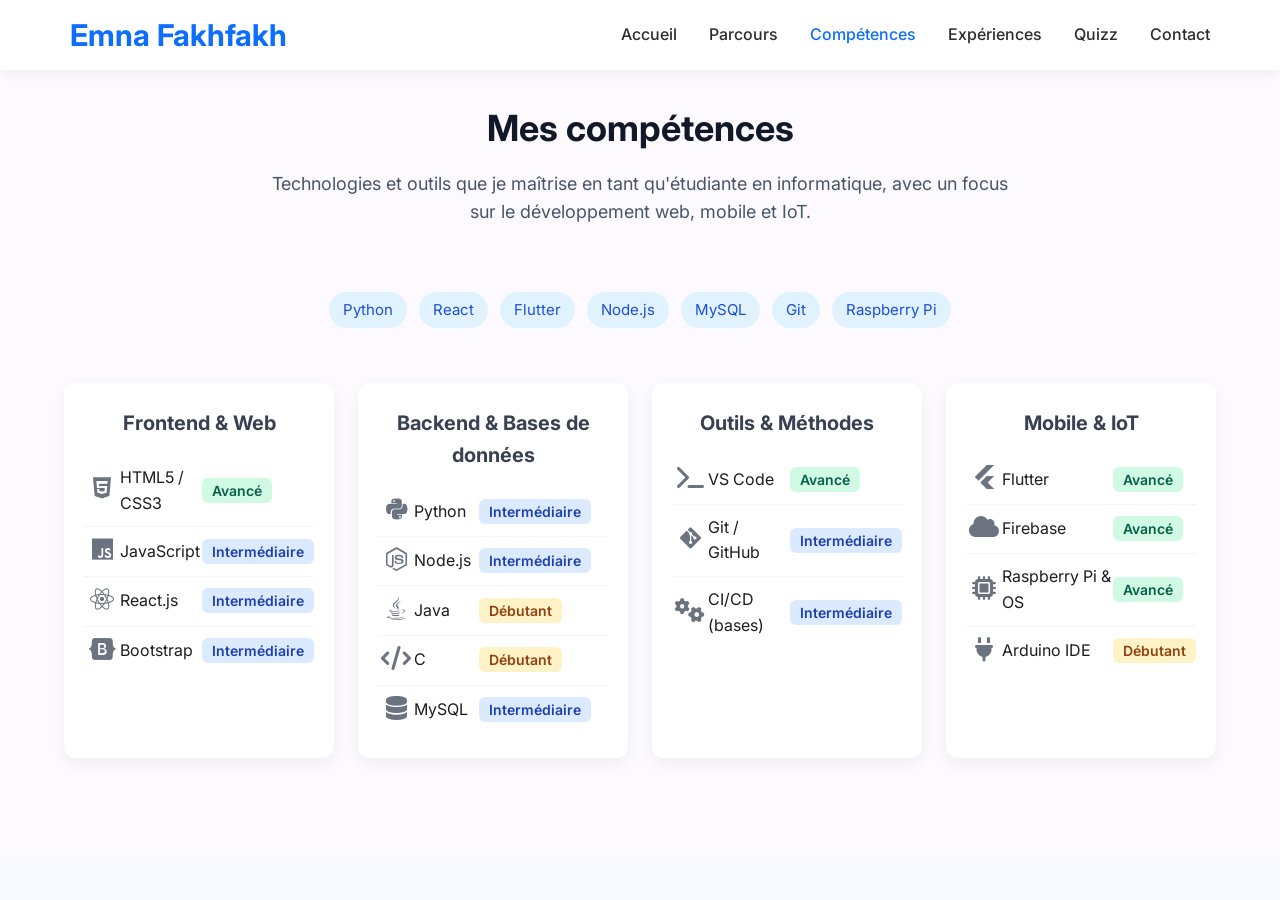
<file: projet/pages/competences.html>
<!DOCTYPE html>
<html lang="fr">
<head>
    <meta charset="UTF-8" />
    <meta name="viewport" content="width=device-width, initial-scale=1.0"/>
    <title>Emna - Compétences</title>
    <link rel="stylesheet" href="../style.css">
    <link href="https://fonts.googleapis.com/css2?family=Inter:wght@300;400;500;600;700&display=swap" rel="stylesheet">
    <link rel="stylesheet" href="https://cdnjs.cloudflare.com/ajax/libs/font-awesome/6.5.0/css/all.min.css">
</head>
<body>

    <header class="header">
        <nav class="navbar">
            <div class="logo">Emna Fakhfakh</div>
            <ul class="nav-links">
                <li><a href="../index.html">Accueil</a></li>
                <li><a href="parcours.html">Parcours</a></li>
                <li><a href="competences.html" class="active">Compétences</a></li>
                <li><a href="experiences.html">Expériences</a></li>
                <li><a href="quizz.html">Quizz</a></li>
                <li><a href="contact.html">Contact</a></li>
            </ul>
            
        </nav>
    </header>

    <main>
        <section class="skills-section">
            <div class="container">
                <h1>Mes compétences</h1>

                <p class="intro-text">
                    Technologies et outils que je maîtrise en tant qu'étudiante en informatique, 
                    avec un focus sur le développement web, mobile et IoT.
                </p>

                <div class="skills-cloud">
                    <span class="tag">Python</span>
                    <span class="tag">React</span>
                    <span class="tag">Flutter</span>
                    <span class="tag">Node.js</span>
                    <span class="tag">MySQL</span>
                    <span class="tag">Git</span>
                    <span class="tag">Raspberry Pi</span>
                </div>

                <div class="skills-grid">

                    <div class="skill-card">
                        <h3>Frontend & Web</h3>
                        <table class="skills-table">
                            <tbody>
                                <tr>
                                    <td><i class="fab fa-html5"></i></td>
                                    <td>HTML5 / CSS3</td>
                                    <td><span class="level advanced">Avancé</span></td>
                                </tr>
                                <tr>
                                    <td><i class="fab fa-js"></i></td>
                                    <td>JavaScript</td>
                                    <td><span class="level intermediate">Intermédiaire</span></td>
                                </tr>
                                <tr>
                                    <td><i class="fab fa-react"></i></td>
                                    <td>React.js</td>
                                    <td><span class="level intermediate">Intermédiaire</span></td>
                                </tr>
                                <tr>
                                    <td><i class="fab fa-bootstrap"></i></td>
                                    <td>Bootstrap</td>
                                    <td><span class="level intermediate">Intermédiaire</span></td>
                                </tr>
                            </tbody>
                        </table>
                    </div>

                    <div class="skill-card">
                        <h3>Backend & Bases de données</h3>
                        <table class="skills-table">
                            <tbody>
                                <tr>
                                    <td><i class="fab fa-python"></i></td>
                                    <td>Python</td>
                                    <td><span class="level intermediate">Intermédiaire</span></td>
                                </tr>
                                <tr>
                                    <td><i class="fab fa-node-js"></i></td>
                                    <td>Node.js</td>
                                    <td><span class="level intermediate">Intermédiaire</span></td>
                                </tr>
                                <tr>
                                    <td><i class="fab fa-java"></i></td>
                                    <td>Java</td>
                                    <td><span class="level beginner">Débutant</span></td>
                                </tr>
                                <tr>
                                    <td><i class="fas fa-code"></i></td>
                                    <td>C</td>
                                    <td><span class="level beginner">Débutant</span></td>
                                </tr>
                                <tr>
                                    <td><i class="fas fa-database"></i></td>
                                    <td>MySQL</td>
                                    <td><span class="level intermediate">Intermédiaire</span></td>
                                </tr>
                            </tbody>
                        </table>
                    </div>

                    <div class="skill-card">
                        <h3>Outils & Méthodes</h3>
                        <table class="skills-table">
                            <tbody>
                                <tr>
                                    <td><i class="fas fa-terminal"></i></td>
                                    <td>VS Code</td>
                                    <td><span class="level advanced">Avancé</span></td>
                                </tr>
                                <tr>
                                    <td><i class="fab fa-git-alt"></i></td>
                                    <td>Git / GitHub</td>
                                    <td><span class="level intermediate">Intermédiaire</span></td>
                                </tr>
                                <tr>
                                    <td><i class="fas fa-cogs"></i></td>
                                    <td>CI/CD (bases)</td>
                                    <td><span class="level intermediate">Intermédiaire</span></td>
                                </tr>
                            </tbody>
                        </table>
                    </div>

                    <div class="skill-card">
                        <h3>Mobile & IoT</h3>
                        <table class="skills-table">
                            <tbody>
                                <tr>
                                    <td><i class="fab fa-flutter"></i></td>
                                    <td>Flutter</td>
                                    <td><span class="level advanced">Avancé</span></td>
                                </tr>
                                <tr>
                                    <td><i class="fas fa-cloud"></i></td>
                                    <td>Firebase</td>
                                    <td><span class="level advanced">Avancé</span></td>
                                </tr>
                                <tr>
                                    <td><i class="fas fa-microchip"></i></td>
                                    <td>Raspberry Pi & OS</td>
                                    <td><span class="level advanced">Avancé</span></td>
                                </tr>
                                <tr>
                                    <td><i class="fas fa-plug"></i></td>
                                    <td>Arduino IDE</td>
                                    <td><span class="level beginner">Débutant</span></td>
                                </tr>
                            </tbody>
                        </table>
                    </div>

                </div>
            </div>
        </section>
    </main>


</body>
</html>
</file>
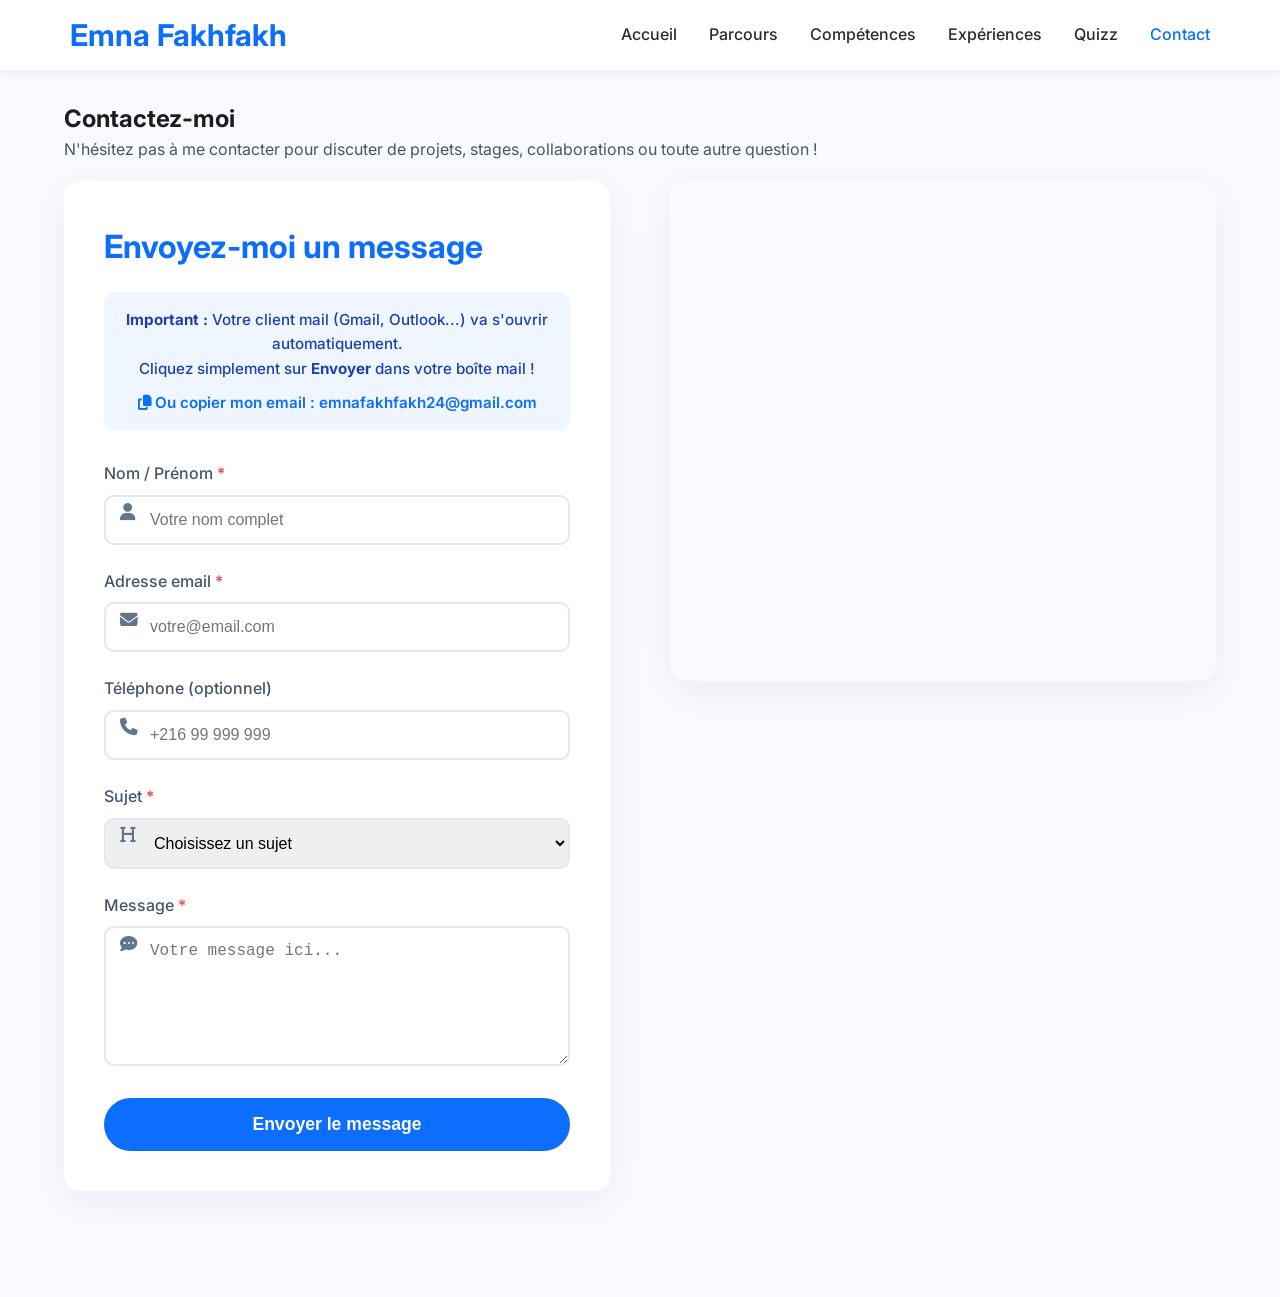
<file: projet/pages/contact.html>
<!DOCTYPE html>
<html lang="fr">
<head>
  <meta charset="UTF-8" />
  <meta name="viewport" content="width=device-width, initial-scale=1.0"/>
  <title>Emna - Contact</title>
  <link rel="stylesheet" href="../style.css">
  <link href="https://fonts.googleapis.com/css2?family=Inter:wght@300;400;500;600;700&display=swap" rel="stylesheet">
  <link rel="stylesheet" href="https://cdnjs.cloudflare.com/ajax/libs/font-awesome/6.5.0/css/all.min.css">
</head>
<body>

  <header class="header">
    <nav class="navbar">
      <div class="logo">Emna Fakhfakh</div>
      <ul class="nav-links">
        <li><a href="../index.html">Accueil</a></li>
        <li><a href="parcours.html">Parcours</a></li>
        <li><a href="competences.html">Compétences</a></li>
        <li><a href="experiences.html">Expériences</a></li>
        <li><a href="quizz.html">Quizz</a></li>
        <li><a href="contact.html" class="active">Contact</a></li>
      </ul>
    </nav>
  </header>

  <main>
    <section class="contact-section">
      <div class="container">
        <h1>Contactez-moi</h1>
        <p class="intro">N'hésitez pas à me contacter pour discuter de projets, stages, collaborations ou toute autre question !</p>

        <div class="contact-container">
          <div class="contact-form">
            <h2>Envoyez-moi un message</h2>

            <div class="form-info">
              <strong>Important :</strong> Votre client mail (Gmail, Outlook...) va s'ouvrir automatiquement.<br>
              Cliquez simplement sur <strong>Envoyer</strong> dans votre boîte mail !<br>
              <span style="margin-top:10px; display:inline-block;" class="copy-email" onclick="copyEmail()">
                <i class="fas fa-copy"></i> Ou copier mon email : emnafakhfakh24@gmail.com
              </span>
            </div>

            <form id="contact-form" action="mailto:emnafakhfakh24@gmail.com" method="post">

              <div class="form-group">
                <label for="name">Nom / Prénom <span style="color:#ef4444;">*</span></label>
                <i class="fas fa-user"></i>
                <input type="text" id="name" name="name" required placeholder="Votre nom complet">
              </div>

              <div class="form-group">
                <label for="email">Adresse email <span style="color:#ef4444;">*</span></label>
                <i class="fas fa-envelope"></i>
                <input type="email" id="email" name="email" required placeholder="votre@email.com">
              </div>

              <div class="form-group">
                <label for="phone">Téléphone (optionnel)</label>
                <i class="fas fa-phone"></i>
                <input type="tel" id="phone" name="phone" placeholder="+216 99 999 999">
              </div>

              <div class="form-group">
                <label for="subject">Sujet <span style="color:#ef4444;">*</span></label>
                <i class="fas fa-heading"></i>
                <select id="subject" name="subject" required>
                  <option value="">Choisissez un sujet</option>
                  <option value="Collaboration">Collaboration</option>
                  <option value="Stage">Stage</option>
                  <option value="Projet">Projet</option>
                  <option value="Autre">Autre</option>
                </select>
              </div>

              <div class="form-group">
                <label for="message">Message <span style="color:#ef4444;">*</span></label>
                <i class="fas fa-comment-dots" style="top: 42px;"></i>
                <textarea id="message" name="message" rows="6" required placeholder="Votre message ici..."></textarea>
              </div>

              <button type="submit" id="submit-btn" class="submit-btn">
                <span class="btn-text">Envoyer le message</span>
                <span class="spinner" style="display:none;"></span>
              </button>
            </form>

            <div class="success-message" id="success-message">
              Merci ! Ton message a bien été envoyé, je te répondrai rapidement.
            </div>
          </div>

          <div class="map-container">
            <iframe src="https://www.google.com/maps/embed?pb=!1m18!1m12!1m3!1d506.2063757754507!2d10.733667687966154!3d34.76256391725343!2m3!1f0!2f0!3f0!3m2!1i1024!2i768!4f13.1!3m3!1m2!1s0x13002cda1486c695%3A0x22dfe0a62c50ce6f!2sSfax!5e0!3m2!1sfr!2stn!4v1768859406627!5m2!1sfr!2stn" width="600" height="450" style="border:0;" allowfullscreen="" loading="lazy" referrerpolicy="no-referrer-when-downgrade"></iframe>
          </div>
        </div>
      </div>
    </section>
  </main>

  <script>
    const form = document.getElementById('contact-form');
    const submitBtn = document.getElementById('submit-btn');
    const btnText = document.querySelector('.btn-text');
    const spinner = document.querySelector('.spinner');
    const successMessage = document.getElementById('success-message');

    form.addEventListener('submit', function(e) {
      

      btnText.style.display = 'none';
      spinner.style.display = 'inline-block';
      submitBtn.disabled = true;

      setTimeout(() => {
        form.reset();

        btnText.style.display = 'inline';
        spinner.style.display = 'none';
        submitBtn.disabled = false;

        successMessage.style.display = 'block';
        setTimeout(() => successMessage.style.display = 'none', 5000);

      }, 1500);
    });

    function copyEmail() {
      navigator.clipboard.writeText('emnafakhfakh24@gmail.com');
      alert('Email copié dans le presse-papiers !');
    }
  </script>
</body>
</html>
</file>
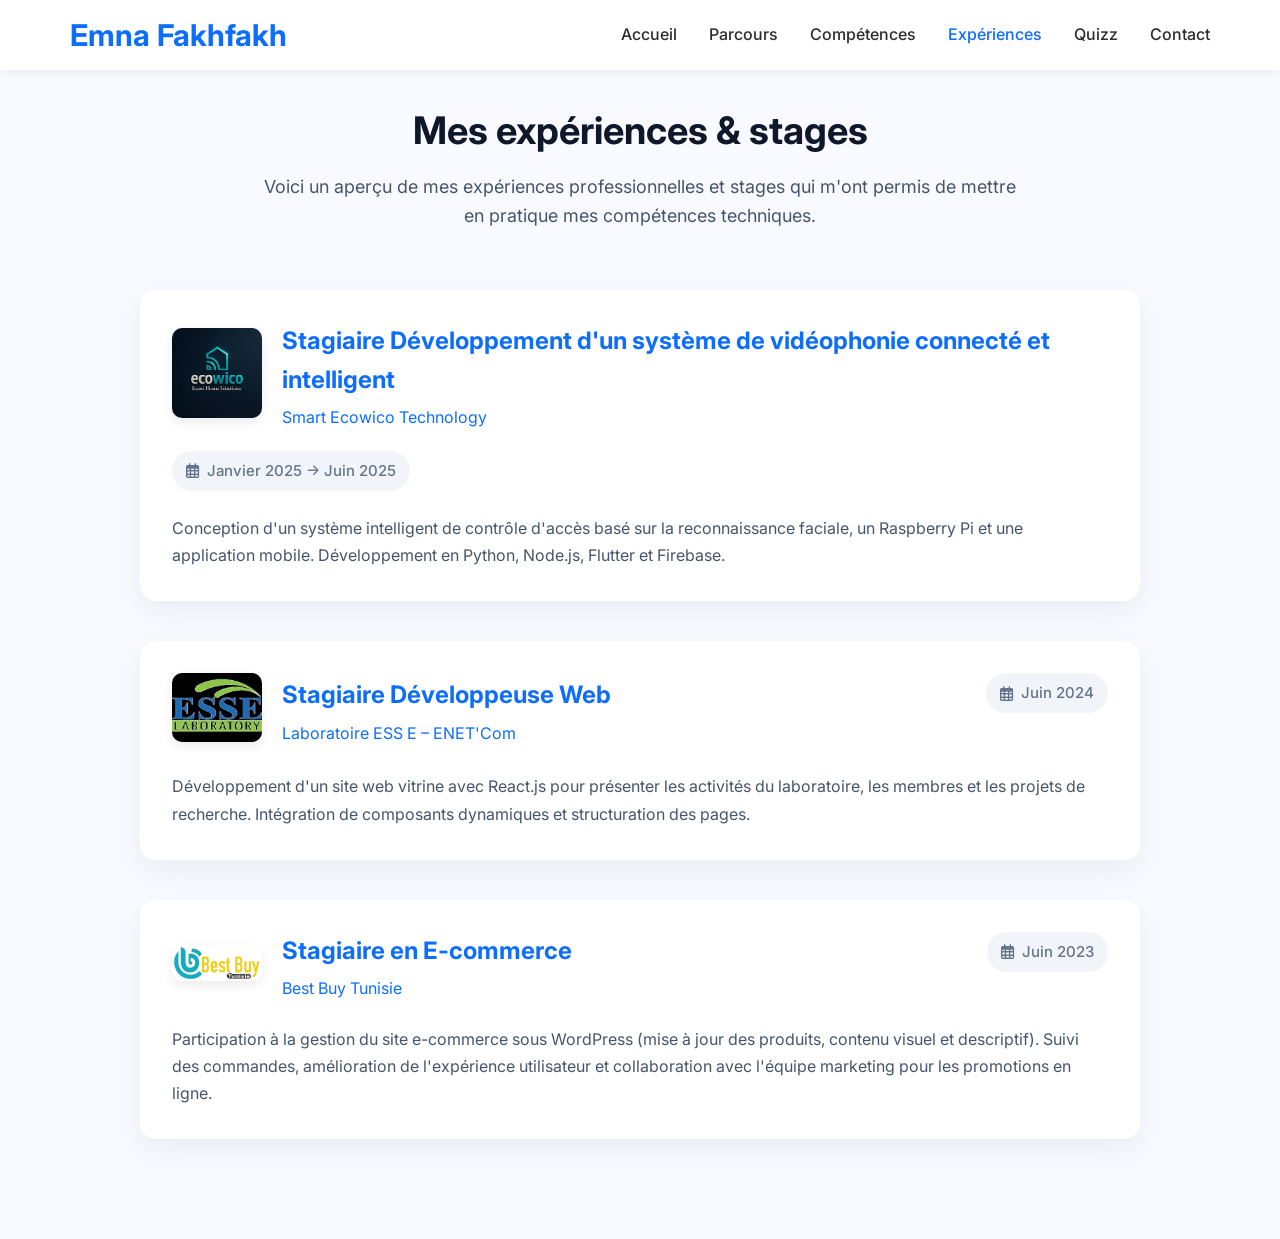
<file: projet/pages/experiences.html>
<!DOCTYPE html>
<html lang="fr">
<head>
    <meta charset="UTF-8" />
    <meta name="viewport" content="width=device-width, initial-scale=1.0"/>
    <title>Emna - Expériences & Stages</title>
    <link rel="stylesheet" href="../style.css">
    <link href="https://fonts.googleapis.com/css2?family=Inter:wght@300;400;500;600;700&display=swap" rel="stylesheet">
    <link rel="stylesheet" href="https://cdnjs.cloudflare.com/ajax/libs/font-awesome/6.5.0/css/all.min.css">
</head>
<body>

    <header class="header">
        <nav class="navbar">
            <div class="logo">Emna Fakhfakh</div>
            <ul class="nav-links">
                <li><a href="../index.html">Accueil</a></li>
                <li><a href="parcours.html">Parcours</a></li>
                <li><a href="competences.html">Compétences</a></li>
                <li><a href="experiences.html" class="active">Expériences</a></li>
                <li><a href="quizz.html">Quizz</a></li>
                <li><a href="contact.html">Contact</a></li>
            </ul>
        </nav>
    </header>

    <main>
        <section class="experiences-section">
            <div class="container">
                <h1>Mes expériences & stages</h1>
                <p class="intro-text">
                    Voici un aperçu de mes expériences professionnelles et stages qui m'ont permis de mettre en pratique mes compétences techniques.
                </p>

                <div class="experiences-list">

                    <div class="experience-card">
                        <div class="card-header">
                            <div class="company-info">
                                <a href="https://ecowico.odoo.com/shop" target="_blank" class="logo-wrapper">
                                    <img src="../images/ecowico.jpg" alt="Smart Ecowico Technology" class="company-logo">
                                </a>
                                <div class="title-group">
                                    <h3>Stagiaire Développement d'un système de vidéophonie connecté et intelligent</h3>
                                    <p class="company">
                                        <a href="https://ecowico.odoo.com/shop" target="_blank">Smart Ecowico Technology</a>
                                    </p>
                                </div>
                            </div>
                            <div class="duration">
                                <i class="far fa-calendar-alt"></i>
                                Janvier 2025 → Juin 2025
                            </div>
                        </div>

                        <div class="card-body">
                            <p>
                                Conception d'un système intelligent de contrôle d'accès basé sur la reconnaissance faciale, 
                                un Raspberry Pi et une application mobile. Développement en Python, Node.js, Flutter et Firebase.
                            </p>
                        </div>
                    </div>

                    <div class="experience-card">
                        <div class="card-header">
                            <div class="company-info">
                                <a href="https://enetcom.rnu.tn/fr/article/506/laboratoires-des-systemes-electroniques-avances-et-de-lenergie-durable" target="_blank" class="logo-wrapper">
                                    <img src="../images/esse.jpg" alt="Laboratoire ESS E" class="company-logo">
                                </a>
                                <div class="title-group">
                                    <h3>Stagiaire Développeuse Web</h3>
                                    <p class="company">
                                        <a href="https://enetcom.rnu.tn/fr/article/506/laboratoires-des-systemes-electroniques-avances-et-de-lenergie-durable" target="_blank">Laboratoire ESS E – ENET'Com</a>
                                    </p>
                                </div>
                            </div>
                            <div class="duration">
                                <i class="far fa-calendar-alt"></i>
                                Juin 2024
                            </div>
                        </div>

                        <div class="card-body">
                            <p>
                                Développement d'un site web vitrine avec React.js pour présenter les activités du laboratoire, 
                                les membres et les projets de recherche. Intégration de composants dynamiques et structuration des pages.
                            </p>
                        </div>
                    </div>

                    <div class="experience-card">
                        <div class="card-header">
                            <div class="company-info">
                                <a href="https://bestbuytunisie.tn/" target="_blank" class="logo-wrapper">
                                    <img src="../images/Best-Buy.png" alt="Best Buy Tunisie" class="company-logo">
                                </a>
                                <div class="title-group">
                                    <h3>Stagiaire en E-commerce</h3>
                                    <p class="company">
                                        <a href="https://bestbuytunisie.tn/" target="_blank">Best Buy Tunisie</a>
                                    </p>
                                </div>
                            </div>
                            <div class="duration">
                                <i class="far fa-calendar-alt"></i>
                                Juin 2023
                            </div>
                        </div>

                        <div class="card-body">
                            <p>
                                Participation à la gestion du site e-commerce sous WordPress (mise à jour des produits, 
                                contenu visuel et descriptif). Suivi des commandes, amélioration de l'expérience utilisateur 
                                et collaboration avec l'équipe marketing pour les promotions en ligne.
                            </p>
                        </div>
                    </div>

                </div>
            </div>
        </section>
    </main>


</body>
</html>
</file>
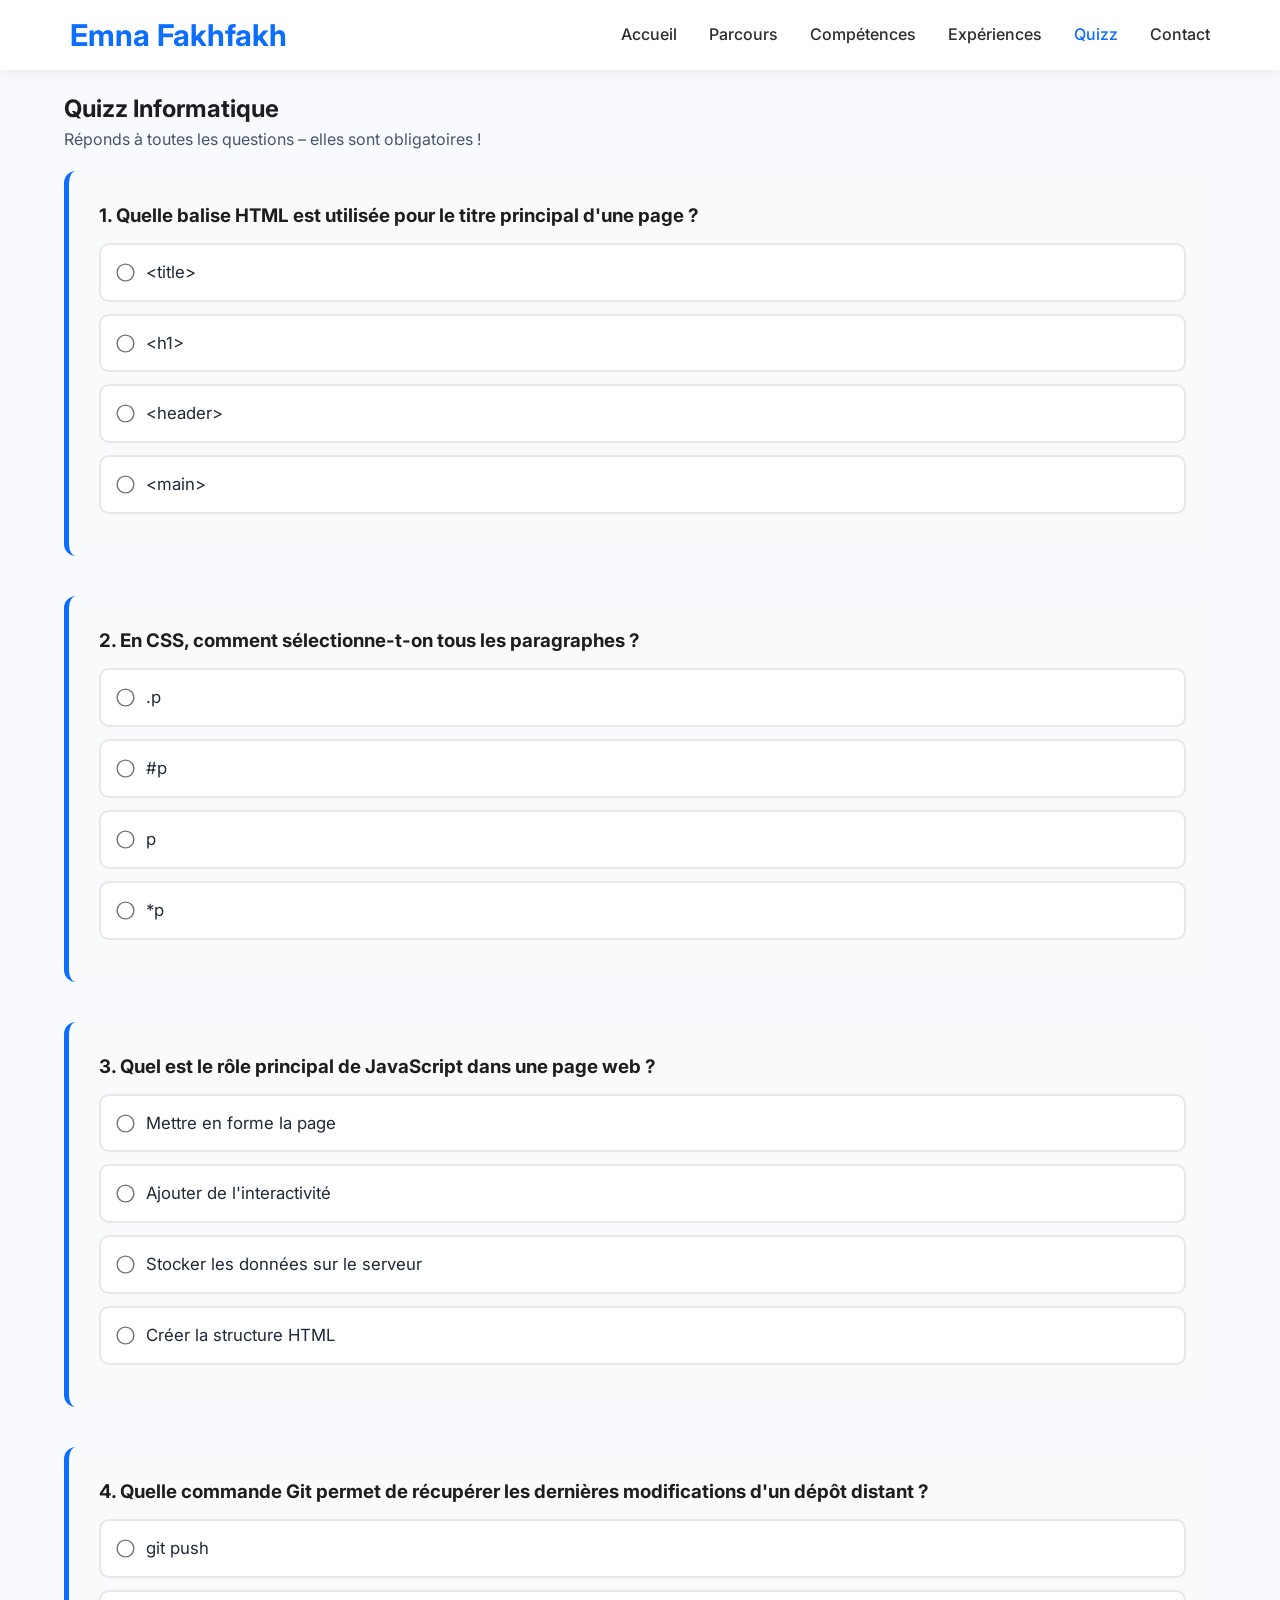
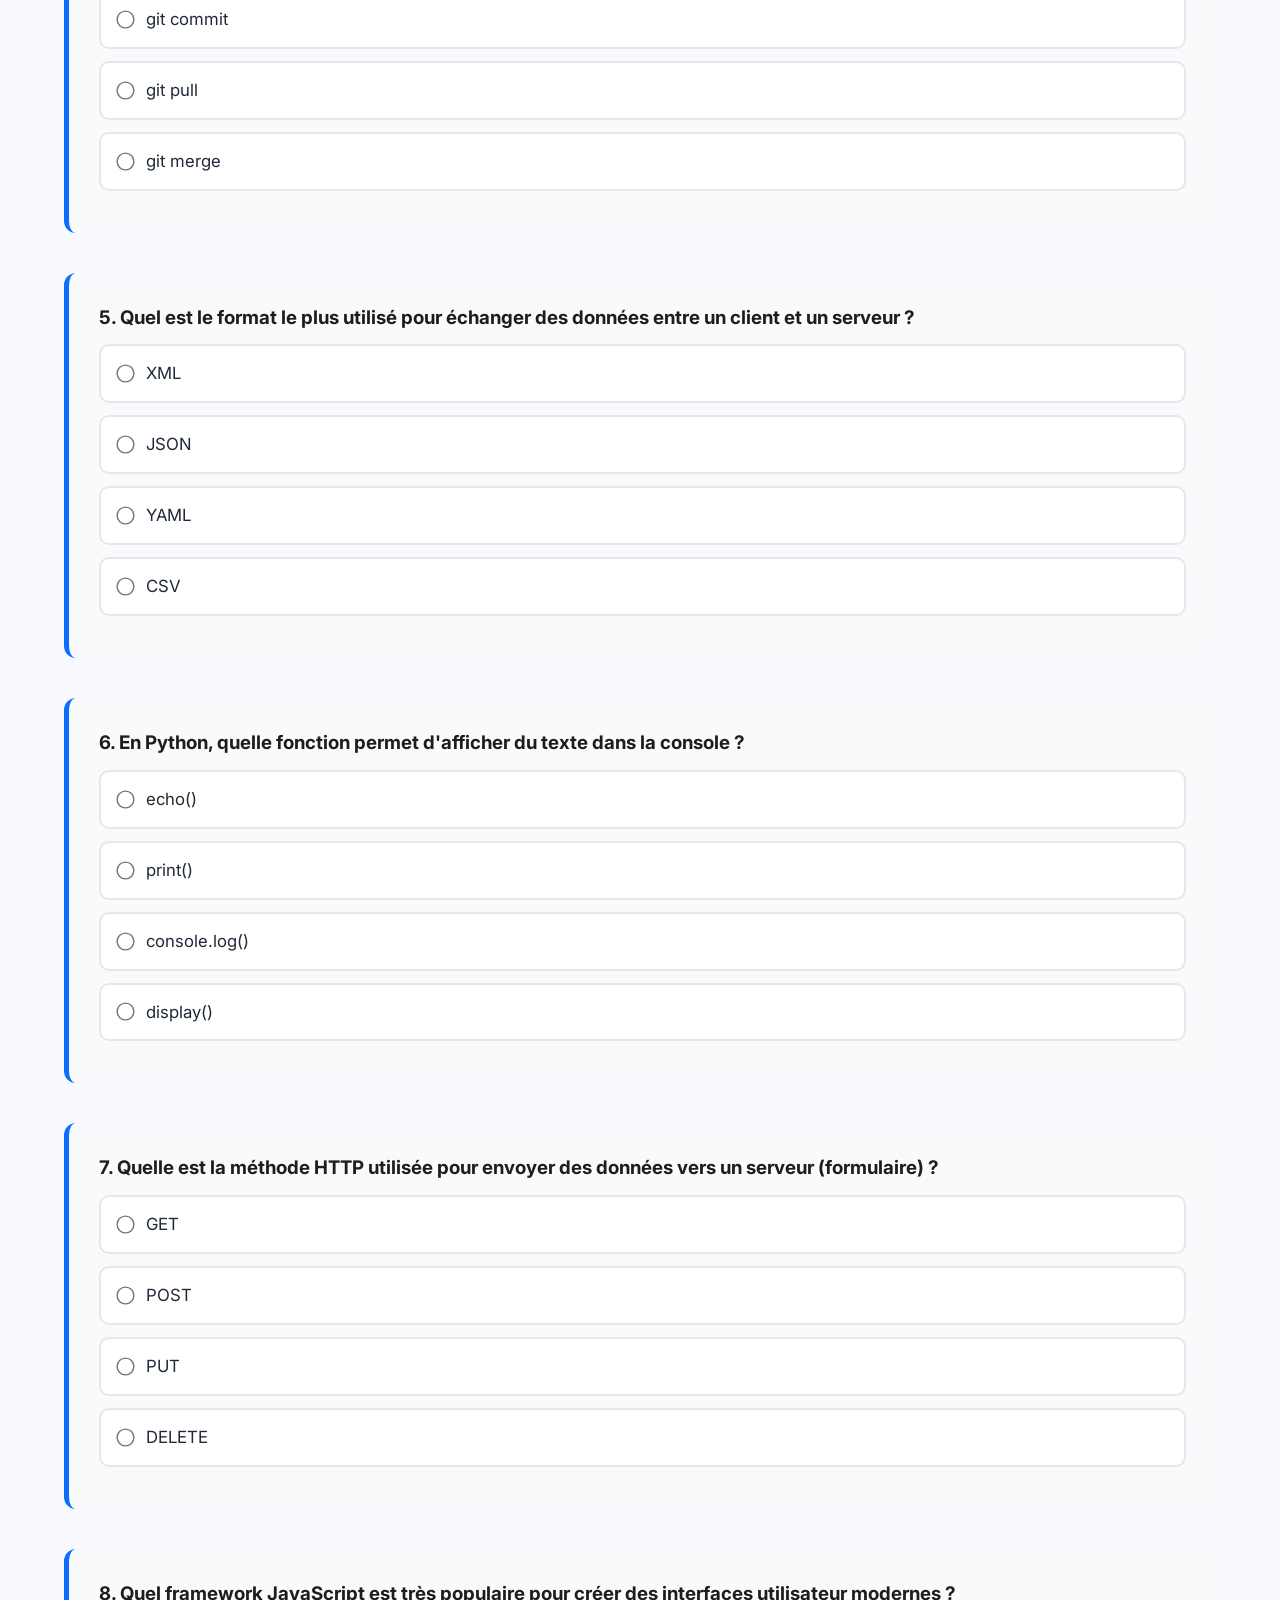
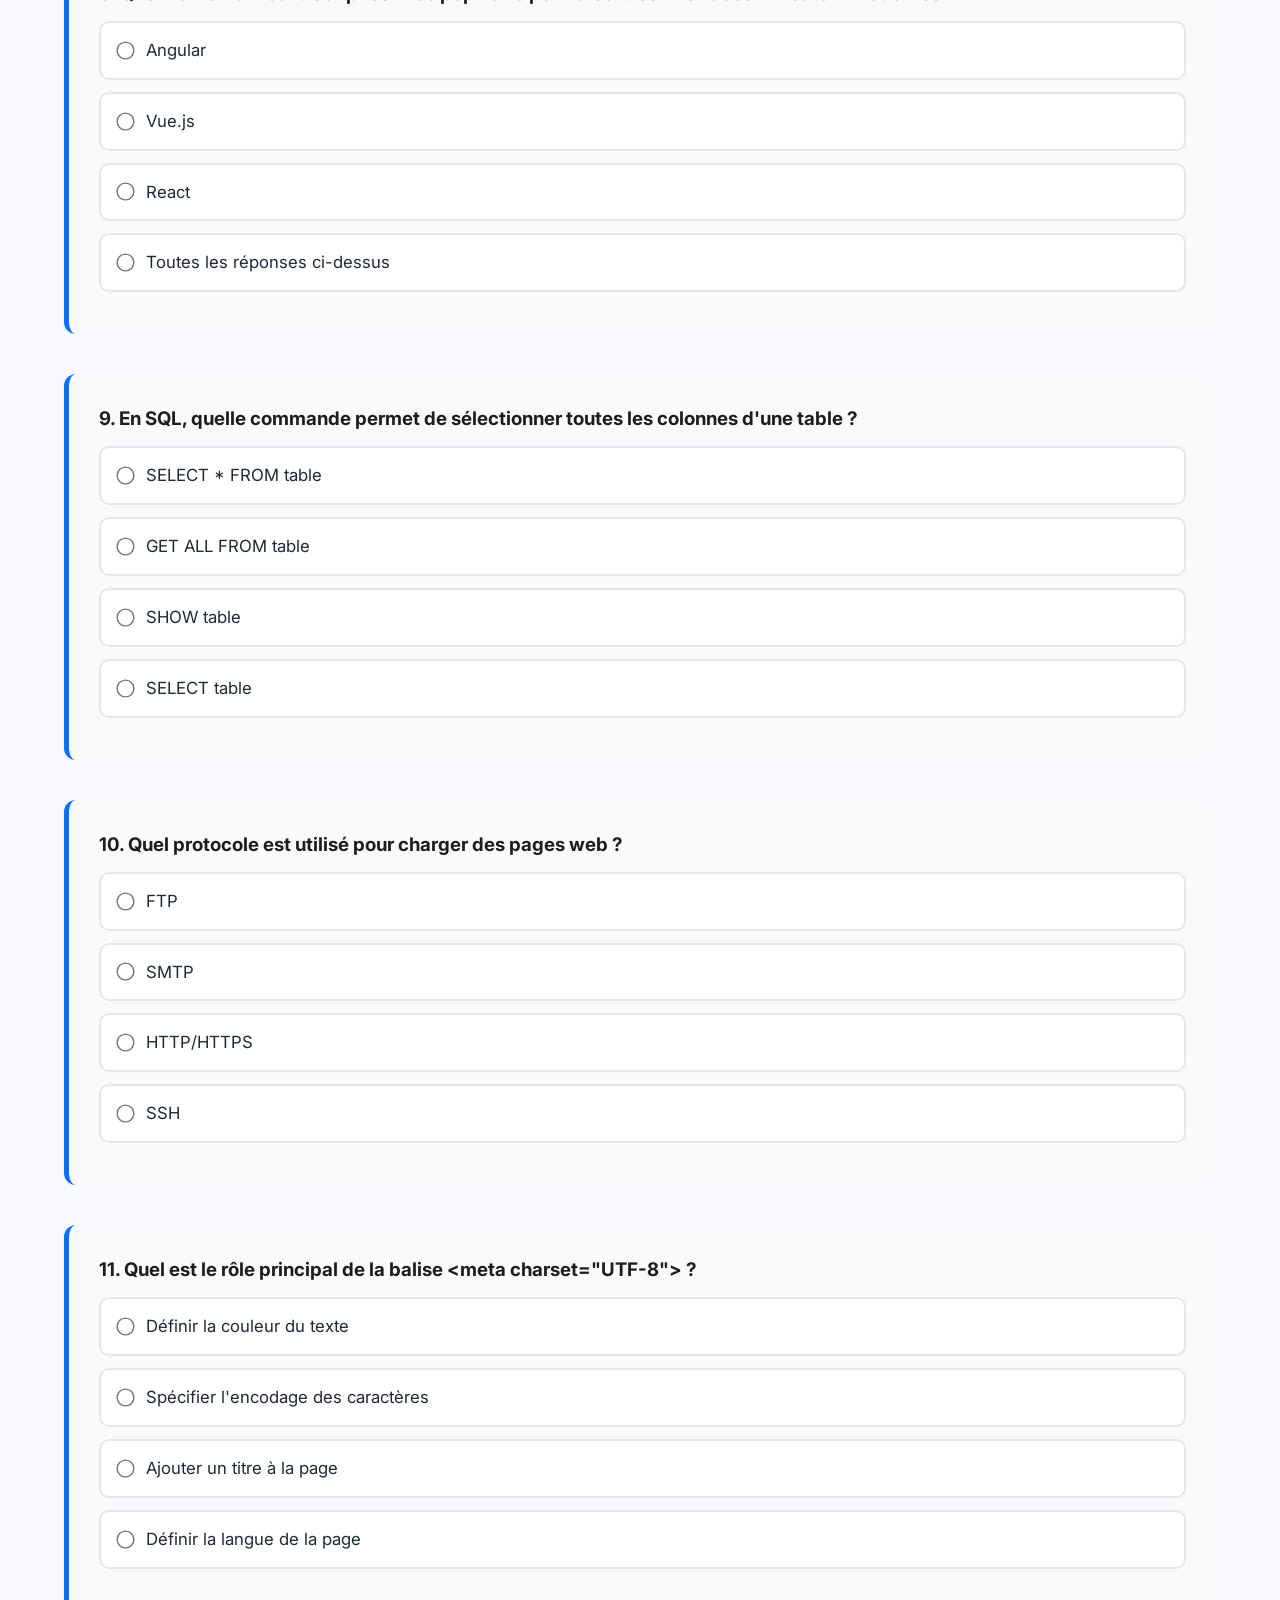
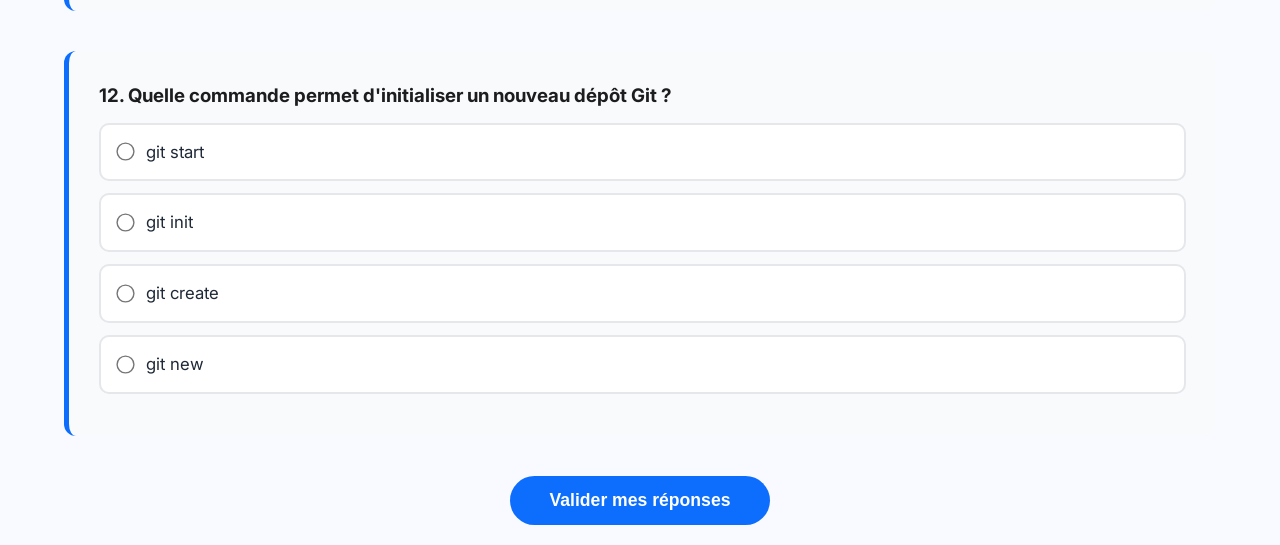
<file: projet/pages/quizz.html>
<!DOCTYPE html>
<html lang="fr">
<head>
  <meta charset="UTF-8" />
  <meta name="viewport" content="width=device-width, initial-scale=1.0"/>
  <title>Emna - Quizz Informatique</title>
  <link rel="stylesheet" href="../style.css">
  <link href="https://fonts.googleapis.com/css2?family=Inter:wght@300;400;500;600;700&display=swap" rel="stylesheet">
  <link rel="stylesheet" href="https://cdnjs.cloudflare.com/ajax/libs/font-awesome/6.5.0/css/all.min.css">
</head>
<body>

  <!-- Navbar -->
  <header class="header">
    <nav class="navbar">
      <div class="logo">Emna Fakhfakh</div>
      <ul class="nav-links">
        <li><a href="../index.html">Accueil</a></li>
        <li><a href="parcours.html">Parcours</a></li>
        <li><a href="competences.html">Compétences</a></li>
        <li><a href="experiences.html">Expériences</a></li>
        <li><a href="quizz.html" class="active">Quizz</a></li>
        <li><a href="contact.html">Contact</a></li>
      </ul>
    </nav>
  </header>

  <main>
    <section class="quiz-section">
      <div class="container">
        <h1>Quizz Informatique</h1>
        <p class="intro">Réponds à toutes les questions – elles sont obligatoires !</p>

        <form id="quiz-form">

          <div class="question-card">
            <h3>1. Quelle balise HTML est utilisée pour le titre principal d'une page ?</h3>
            <div class="options">
              <label><input type="radio" name="q1" value="0" required> &lt;title&gt;</label>
              <label><input type="radio" name="q1" value="1"> &lt;h1&gt;</label>
              <label><input type="radio" name="q1" value="2"> &lt;header&gt;</label>
              <label><input type="radio" name="q1" value="3"> &lt;main&gt;</label>
            </div>
          </div>

          <div class="question-card">
            <h3>2. En CSS, comment sélectionne-t-on tous les paragraphes ?</h3>
            <div class="options">
              <label><input type="radio" name="q2" value="0" required> .p</label>
              <label><input type="radio" name="q2" value="1"> #p</label>
              <label><input type="radio" name="q2" value="2"> p</label>
              <label><input type="radio" name="q2" value="3"> *p</label>
            </div>
          </div>

          <div class="question-card">
            <h3>3. Quel est le rôle principal de JavaScript dans une page web ?</h3>
            <div class="options">
              <label><input type="radio" name="q3" value="0" required> Mettre en forme la page</label>
              <label><input type="radio" name="q3" value="1"> Ajouter de l'interactivité</label>
              <label><input type="radio" name="q3" value="2"> Stocker les données sur le serveur</label>
              <label><input type="radio" name="q3" value="3"> Créer la structure HTML</label>
            </div>
          </div>

          <div class="question-card">
            <h3>4. Quelle commande Git permet de récupérer les dernières modifications d'un dépôt distant ?</h3>
            <div class="options">
              <label><input type="radio" name="q4" value="0" required> git push</label>
              <label><input type="radio" name="q4" value="1"> git commit</label>
              <label><input type="radio" name="q4" value="2"> git pull</label>
              <label><input type="radio" name="q4" value="3"> git merge</label>
            </div>
          </div>

          <div class="question-card">
            <h3>5. Quel est le format le plus utilisé pour échanger des données entre un client et un serveur ?</h3>
            <div class="options">
              <label><input type="radio" name="q5" value="0" required> XML</label>
              <label><input type="radio" name="q5" value="1"> JSON</label>
              <label><input type="radio" name="q5" value="2"> YAML</label>
              <label><input type="radio" name="q5" value="3"> CSV</label>
            </div>
          </div>

          <div class="question-card">
            <h3>6. En Python, quelle fonction permet d'afficher du texte dans la console ?</h3>
            <div class="options">
              <label><input type="radio" name="q6" value="0" required> echo()</label>
              <label><input type="radio" name="q6" value="1"> print()</label>
              <label><input type="radio" name="q6" value="2"> console.log()</label>
              <label><input type="radio" name="q6" value="3"> display()</label>
            </div>
          </div>

          <div class="question-card">
            <h3>7. Quelle est la méthode HTTP utilisée pour envoyer des données vers un serveur (formulaire) ?</h3>
            <div class="options">
              <label><input type="radio" name="q7" value="0" required> GET</label>
              <label><input type="radio" name="q7" value="1"> POST</label>
              <label><input type="radio" name="q7" value="2"> PUT</label>
              <label><input type="radio" name="q7" value="3"> DELETE</label>
            </div>
          </div>

          <div class="question-card">
            <h3>8. Quel framework JavaScript est très populaire pour créer des interfaces utilisateur modernes ?</h3>
            <div class="options">
              <label><input type="radio" name="q8" value="0" required> Angular</label>
              <label><input type="radio" name="q8" value="1"> Vue.js</label>
              <label><input type="radio" name="q8" value="2"> React</label>
              <label><input type="radio" name="q8" value="3"> Toutes les réponses ci-dessus</label>
            </div>
          </div>

          <div class="question-card">
            <h3>9. En SQL, quelle commande permet de sélectionner toutes les colonnes d'une table ?</h3>
            <div class="options">
              <label><input type="radio" name="q9" value="0" required> SELECT * FROM table</label>
              <label><input type="radio" name="q9" value="1"> GET ALL FROM table</label>
              <label><input type="radio" name="q9" value="2"> SHOW table</label>
              <label><input type="radio" name="q9" value="3"> SELECT table</label>
            </div>
          </div>

          <div class="question-card">
            <h3>10. Quel protocole est utilisé pour charger des pages web ?</h3>
            <div class="options">
              <label><input type="radio" name="q10" value="0" required> FTP</label>
              <label><input type="radio" name="q10" value="1"> SMTP</label>
              <label><input type="radio" name="q10" value="2"> HTTP/HTTPS</label>
              <label><input type="radio" name="q10" value="3"> SSH</label>
            </div>
          </div>

          <div class="question-card">
            <h3>11. Quel est le rôle principal de la balise &lt;meta charset="UTF-8"&gt; ?</h3>
            <div class="options">
              <label><input type="radio" name="q11" value="0" required> Définir la couleur du texte</label>
              <label><input type="radio" name="q11" value="1"> Spécifier l'encodage des caractères</label>
              <label><input type="radio" name="q11" value="2"> Ajouter un titre à la page</label>
              <label><input type="radio" name="q11" value="3"> Définir la langue de la page</label>
            </div>
          </div>

          <div class="question-card">
            <h3>12. Quelle commande permet d'initialiser un nouveau dépôt Git ?</h3>
            <div class="options">
              <label><input type="radio" name="q12" value="0" required> git start</label>
              <label><input type="radio" name="q12" value="1"> git init</label>
              <label><input type="radio" name="q12" value="2"> git create</label>
              <label><input type="radio" name="q12" value="3"> git new</label>
            </div>
          </div>

          <button type="button" id="submit-btn" class="quiz-btn">Valider mes réponses</button>
        </form>

        <div id="result" style="display:none; margin-top:60px; padding:40px; background:white; border-radius:16px; box-shadow:0 10px 40px rgba(0,0,0,0.06);">
          <h2>Ton résultat</h2>
          <div class="score" id="score-display">0 / 12</div>
          <p class="feedback" id="feedback-text"></p>
          <div id="corrections"></div>
          <button id="replay-btn" class="quiz-btn" style="margin-top:30px; padding:14px 40px; background:#6610f2; color:white; border:none; border-radius:50px; cursor:pointer;">Rejouer</button>
        </div>
      </div>
    </section>
  </main>

  <script src="../quiz.js"></script>
</body>
</html>
</file>
<file: projet/style.css>
* {
    margin: 0;
    padding: 0;
    box-sizing: border-box;
}

body {
    font-family: 'Inter', system-ui, sans-serif;
    background-color: #f9faff;
    color: #1d1d1f;
    line-height: 1.6;
}

.container {
    width: 90%;
    max-width: 1180px;
    margin: 0 auto;
}

/* ── Header ── */
.header {
    position: fixed;
    top: 0;
    left: 0;
    right: 0;
    height: 70px;
    background: rgba(255,255,255,0.97);
    backdrop-filter: blur(12px);
    box-shadow: 0 2px 12px rgba(0,0,0,0.07);
    z-index: 1000;
}

.navbar {
    height: 100%;
    display: flex;
    justify-content: space-between;   
    align-items: center;
    max-width: 1180px;
    margin: 0 auto;
    padding: 0 20px;                  
}

.logo {
    font-size: 30px;          
    font-weight: 700;
    color: #0d6efd;
}



.nav-links {
    display: flex;
    gap: 32px;   
    list-style: none;             
}

.nav-links a {
    color: #2c2c2e;
    text-decoration: none;
    font-weight: 500;
    font-size: 16px;          /* 0.98rem ≈ 16px */
    transition: color 0.2s;
    position: relative;
}

.nav-links a:hover,
.nav-links a.active {
    color: #0d6efd;
}





/* ── HERO ── */
.hero {
    padding: 100px 0 40px;          /* très peu d'espace en bas */
    background: linear-gradient(135deg, #f8f9ff 0%, #eef4ff 100%);
}

.hero-container {
    display: flex;
    align-items: center;
    gap: 40px;
    max-width: 1100px;
    margin: 0 auto;
}

.hero-left {
    flex: 1;
}

.hero-right {
    flex: 0 0 280px;               
}

.hero-right img {
    width: 100%;
    border-radius: 12px;
    box-shadow: 0 10px 25px rgba(0,0,0,0.12);
    object-fit: cover;
}

.greeting {
    font-size: 16px;
    color: #64748b;
    margin-bottom: 4px;
}

.name {
    font-size: 42px;
    font-weight: 800;
    margin-bottom: 4px;
    color: #0f172a;
    line-height: 1.05;
}

.title {
    font-size: 24px;
    color: #475569;
    margin-bottom: 12px;
    font-weight: 500;
}

.title span {
    color: #0d6efd;
    font-weight: 700;
}

.intro {
    font-size: 16px;
    color: #475569;
    margin-bottom: 20px;
    line-height: 1.4;
}

.hero-buttons {
    display: flex;
    gap: 12px;
    margin-bottom: 20px;
}

.btn {
    padding: 10px 22px;
    border-radius: 50px;
    font-size: 15px;
    font-weight: 500;
    text-decoration: none;
    transition: all 0.25s;
}

.btn.primary {
    background: #0d6efd;
    color: white;
}

.btn.primary:hover {
    background: #0062d4;
}

.btn.outline {
    border: 2px solid #0d6efd;
    color: #0d6efd;
}

.btn.outline:hover {
    background: #0d6efd;
    color: white;
}

.social-links {
    display: flex;
    gap: 16px;
}

.social-links a {
    font-size: 22px;
    color: #64748b;
}

.social-links a:hover {
    color: #0d6efd;
}

/* ── Quick about ── (légèrement compacté aussi) */
.quick-about {
    padding: 40px 60px;
    background: white;
}

.quick-about h3 {
    text-align: center;
    margin-bottom: 30px;
    font-size: 26px;
    color: #111827;
}

.highlights {
    display: flex;
    grid-template-columns: repeat(auto-fit, minmax(220px, 1fr));
    justify-content: center;
    gap: 30px;
    flex-wrap: wrap;    
}

.highlight-item {
    padding: 18px 24px;
    background: #f8f9fa;
    border-radius: 10px;
    text-align: center;
    min-width: 220px;
    transition: all 0.25s ease;
}

.highlight-item:hover {
    transform: translateY(-6px);
    box-shadow: 0 12px 28px rgba(0,0,0,0.07);
}

.highlight-item i {
    font-size: 30px;
    color: #0d6efd;
    margin-bottom: 8px;
}



/* ── SECTION PARCOURS ── */
.section-parcours {
    padding: 100px 0 80px;
    background: white;
}

.section-parcours h1 {
    text-align: center;
    font-size: 35px;
    margin-bottom: 12px;
    color: #0f172a;
}

.intro-section {
    text-align: center;
    font-size: 18px;
    color: #475569;
    margin-bottom: 50px;
    max-width: 700px;
    margin-left: auto;
    margin-right: auto;
}

.timeline {
    position: relative;
    max-width: 900px;
    margin: 0 auto;
}

.timeline::before {
    content: '';
    position: absolute;
    width: 4px;
    background: #0d6efd;
    top: 0;
    bottom: 0;
    left: 50%;
    margin-left: -2px;
    border-radius: 2px;
}

.timeline-item {
    padding: 20px 40px;
    position: relative;
    background-color: inherit;
    width: 50%;
}

.timeline-item:nth-child(odd) {
    left: 0;
}

.timeline-item:nth-child(even) {
    left: 50%;
}

.timeline-year {
    position: absolute;
    width: 140px;
    height: 50px;
    line-height: 50px;
    text-align: center;
    background: #0d6efd;
    color: white;
    font-weight: 600;
    border-radius: 50px;
    top: 20px;
    z-index: 1;
    box-shadow: 0 4px 12px rgba(13,110,253,0.3);
}

.timeline-item:nth-child(odd) .timeline-year {
    right: -70px;
}

.timeline-item:nth-child(even) .timeline-year {
    left: -70px;
}

.timeline-content {
    padding: 20px 30px;
    background: #f8f9fa;
    position: relative;
    border-radius: 12px;
    box-shadow: 0 8px 20px rgba(0,0,0,0.08);
    transition: transform 0.3s;
}

.timeline-content:hover {
    transform: translateY(-8px);
}

.timeline-card h3 {
    margin-bottom: 8px;
    color: #0d6efd;
    font-size: 22px;
}

.etablissement {
    font-weight: 600;
    color: #334155;
    margin-bottom: 6px;
}

.mention {
    font-style: italic;
    color: #0d6efd;
    margin-bottom: 16px;
}

.diplome-image {
    margin-top: 16px;
    text-align: center;
}

.diplome-image img {
    max-width: 100%;
    max-height: 220px;
    border-radius: 10px;
    box-shadow: 0 6px 16px rgba(0,0,0,0.1);
    transition: transform 0.3s;
}

.diplome-image img:hover {
    transform: scale(1.03);
}

.caption {
    margin-top: 8px;
    font-size: 14px;
    color: #64748b;
}





/* ── COMPÉTENCES  ── */
.skills-section {
    padding: 100px 0 100px;
    background: #fdfaff;
}

.skills-section h1 {
    text-align: center;
    font-size: 36px;
    margin-bottom: 12px;
    color: #111827;
}

.intro-text {
    text-align: center;
    font-size: 17px;
    color: #475569;
    margin-bottom: 40px;
    max-width: 720px;
    margin-left: auto;
    margin-right: auto;
}

.skills-cloud {
    text-align: center;
    margin-bottom: 50px;
}

.tag {
    display: inline-block;
    background: #e0f2fe;
    color: #1d4ed8;
    padding: 6px 14px;
    margin: 5px 4px;
    border-radius: 20px;
    font-size: 15px;
}

.skills-grid {
    display: grid;
    grid-template-columns: repeat(4, 1fr);
    gap: 24px;
    max-width: 1400px;
    margin: 0 auto;
}

.skill-card {
    background: white;
    border-radius: 12px;
    padding: 24px 20px;
    box-shadow: 0 6px 16px rgba(0,0,0,0.05);
    transition: transform 0.25s;
}

.skill-card:hover {
    transform: translateY(-6px);
}

.skill-card h3 {
    font-size: 20px;
    margin-bottom: 16px;
    color: #374151;
    text-align: center;
}


.skills-table {
    width: 100%;
    border-collapse: collapse;
}

.skills-table tr {
    border-bottom: 1px solid #f3f4f6;
}

.skills-table tr:last-child {
    border-bottom: none;
}

.skills-table td {
    padding: 10px 0;
    vertical-align: middle;
}

.skills-table td:first-child {
    width: 36px;
    text-align: center;
}

.skills-table td:nth-child(2) {
    font-size: 16px;
}

.skills-table i {
    font-size: 24px;
    color: #6b7280;
}

.level {
    font-weight: 600;
    font-size: 14px;
    padding: 4px 10px;
    border-radius: 6px;
}

.level.advanced    { background: #d1fae5; color: #065f46; }
.level.intermediate { background: #dbeafe; color: #1e40af; }
.level.beginner    { background: #fef3c7; color: #92400e; }


/* ── EXPÉRIENCES  ── */
.experiences-section {
    padding: 100px 0 100px;
    background: #f9faff;
}

.experiences-section h1 {
    text-align: center;
    font-size: 38px;
    margin-bottom: 12px;
    color: #0f172a;
}

.intro-text {
    text-align: center;
    font-size: 18px;
    color: #475569;
    margin-bottom: 60px;
    max-width: 760px;
    margin-left: auto;
    margin-right: auto;
}

.experiences-list {
    max-width: 1000px;
    margin: 0 auto;
    display: flex;
    flex-direction: column;
    gap: 40px;
}

.experience-card {
    background: white;
    border-radius: 16px;
    padding: 32px;
    box-shadow: 0 10px 30px rgba(0,0,0,0.06);
    transition: transform 0.3s ease, box-shadow 0.3s ease;
}

.experience-card:hover {
    transform: translateY(-8px);
    box-shadow: 0 20px 50px rgba(0,0,0,0.1);
}

.card-header {
    display: flex;
    justify-content: space-between;
    align-items: flex-start;
    margin-bottom: 24px;
    flex-wrap: wrap;
    gap: 20px;
}

.company-info {
    display: flex;
    align-items: center;
    gap: 20px;
}

.logo-wrapper {
    display: block;
    flex-shrink: 0;
}

.company-logo {
    width: 90px;
    height: auto;
    border-radius: 10px;
    box-shadow: 0 4px 12px rgba(0,0,0,0.08);
    transition: transform 0.3s;
}

.company-logo:hover {
    transform: scale(1.08);
}

.title-group h3 {
    font-size: 24px;
    margin: 0 0 6px 0;
    color: #0d6efd;
}

.title-group .company {
    font-size: 16px;
    color: #475569;
    margin: 0;
}

.title-group .company a {
    color: #0d6efd;
    text-decoration: none;
}

.title-group .company a:hover {
    text-decoration: underline;
}

.duration {
    display: flex;
    align-items: center;
    gap: 8px;
    font-size: 15px;
    color: #64748b;
    font-weight: 500;
    background: #f1f5f9;
    padding: 8px 14px;
    border-radius: 30px;
    white-space: nowrap;
}

.card-body p {
    font-size: 16px;
    line-height: 1.7;
    color: #475569;
    margin: 0;
}



/* QUIZZ - CORRECTION VISIBILITÉ */
.quiz-card {
  background: white;
  border-radius: 16px;
  padding: 40px;
  box-shadow: 0 10px 40px rgba(0,0,0,0.06);
  max-width: 800px;
  margin: 0 auto;
}

.question-card {
  margin-bottom: 40px;
  padding: 30px;
  background: #f8fafc;
  border-radius: 12px;
  border-left: 5px solid #0d6efd;
}

.options label {
  display: flex !important;
  align-items: center;
  margin: 12px 0;
  padding: 14px 18px;
  background: white;
  border-radius: 10px;
  cursor: pointer;
  border: 2px solid #e5e7eb;
  font-size: 1.05rem;
  color: #1f2937 !important;
  visibility: visible !important;
  opacity: 1 !important;
}

.options label:hover {
  background: #eff6ff;
  border-color: #0d6efd;
}

.options input[type="radio"] {
  margin-right: 14px !important;
  accent-color: #0d6efd;
  transform: scale(1.4);
  opacity: 1 !important;
  visibility: visible !important;
  display: inline-block !important;
}

.quiz-btn {
  padding: 14px 40px;
  font-size: 1.1rem;
  border-radius: 50px;
  border: none;
  cursor: pointer;
  font-weight: 600;
  transition: all 0.3s;
  margin: 20px auto;
  display: block;
}

#submit-btn {
  background: #0d6efd;
  color: white;
}

#replay-btn {
  background: #6610f2;
  color: white;
}

.quiz-section {
  padding-top: 90px; 
}

/* ── CONTACT ── */
.contact-section {
  padding: 100px 0 100px;
  background: #f9faff;
}

.contact-container {
  display: grid;
  grid-template-columns: 1fr 1fr;
  gap: 60px;
  max-width: 1200px;
  margin: 0 auto;
}

.contact-form {
  background: white;
  padding: 40px;
  border-radius: 16px;
  box-shadow: 0 10px 40px rgba(0,0,0,0.06);
}

.contact-form h2 {
  color: #0d6efd;
  margin-bottom: 20px;
  font-size: 2rem;
}

.form-info {
  background: #eff6ff;
  padding: 16px;
  border-radius: 12px;
  margin-bottom: 30px;
  text-align: center;
  color: #1e40af;
  font-weight: 500;
  font-size: 0.95rem;
}

.copy-email {
  display: inline-flex;
  align-items: center;
  gap: 8px;
  margin-top: 12px;
  color: #0d6efd;
  cursor: pointer;
  font-weight: 600;
}

.copy-email:hover {
  color: #0062d4;
}

.form-group {
  margin-bottom: 24px;
  position: relative;
}

.form-group label {
  display: block;
  margin-bottom: 8px;
  font-weight: 500;
  color: #475569;
}

.form-group input,
.form-group textarea,
.form-group select {
  width: 100%;
  padding: 14px 16px 14px 44px;
  border: 2px solid #e5e7eb;
  border-radius: 10px;
  font-size: 1rem;
  transition: all 0.3s;
}

.form-group input:focus,
.form-group textarea:focus,
.form-group select:focus {
  border-color: #0d6efd;
  outline: none;
  box-shadow: 0 0 0 3px rgba(13,110,253,0.15);
}

.form-group i {
  position: absolute;
  left: 16px;
  top: 42px;
  color: #64748b;
  font-size: 1.1rem;
}

.submit-btn {
  width: 100%;
  padding: 16px;
  background: #0d6efd;
  color: white;
  border: none;
  border-radius: 50px;
  font-size: 1.1rem;
  font-weight: 600;
  cursor: pointer;
  transition: all 0.3s;
  position: relative;
  overflow: hidden;
}

.submit-btn:hover {
  background: #0062d4;
  transform: translateY(-3px);
  box-shadow: 0 10px 25px rgba(13,110,253,0.3);
}

.submit-btn.loading {
  pointer-events: none;
}

.spinner {
  border: 3px solid #ffffff33;
  border-top: 3px solid white;
  border-radius: 50%;
  width: 24px;
  height: 24px;
  animation: spin 1s linear infinite;
  margin: 0 auto;
}

@keyframes spin {
  0% { transform: rotate(0deg); }
  100% { transform: rotate(360deg); }
}

.success-message {
  margin-top: 30px;
  padding: 20px;
  background: #d1fae5;
  color: #065f46;
  border-radius: 12px;
  text-align: center;
  font-weight: 600;
  display: none;
}

.map-container {
  border-radius: 16px;
  overflow: hidden;
  box-shadow: 0 10px 40px rgba(0,0,0,0.06);
  height: 500px;
}
</file>
